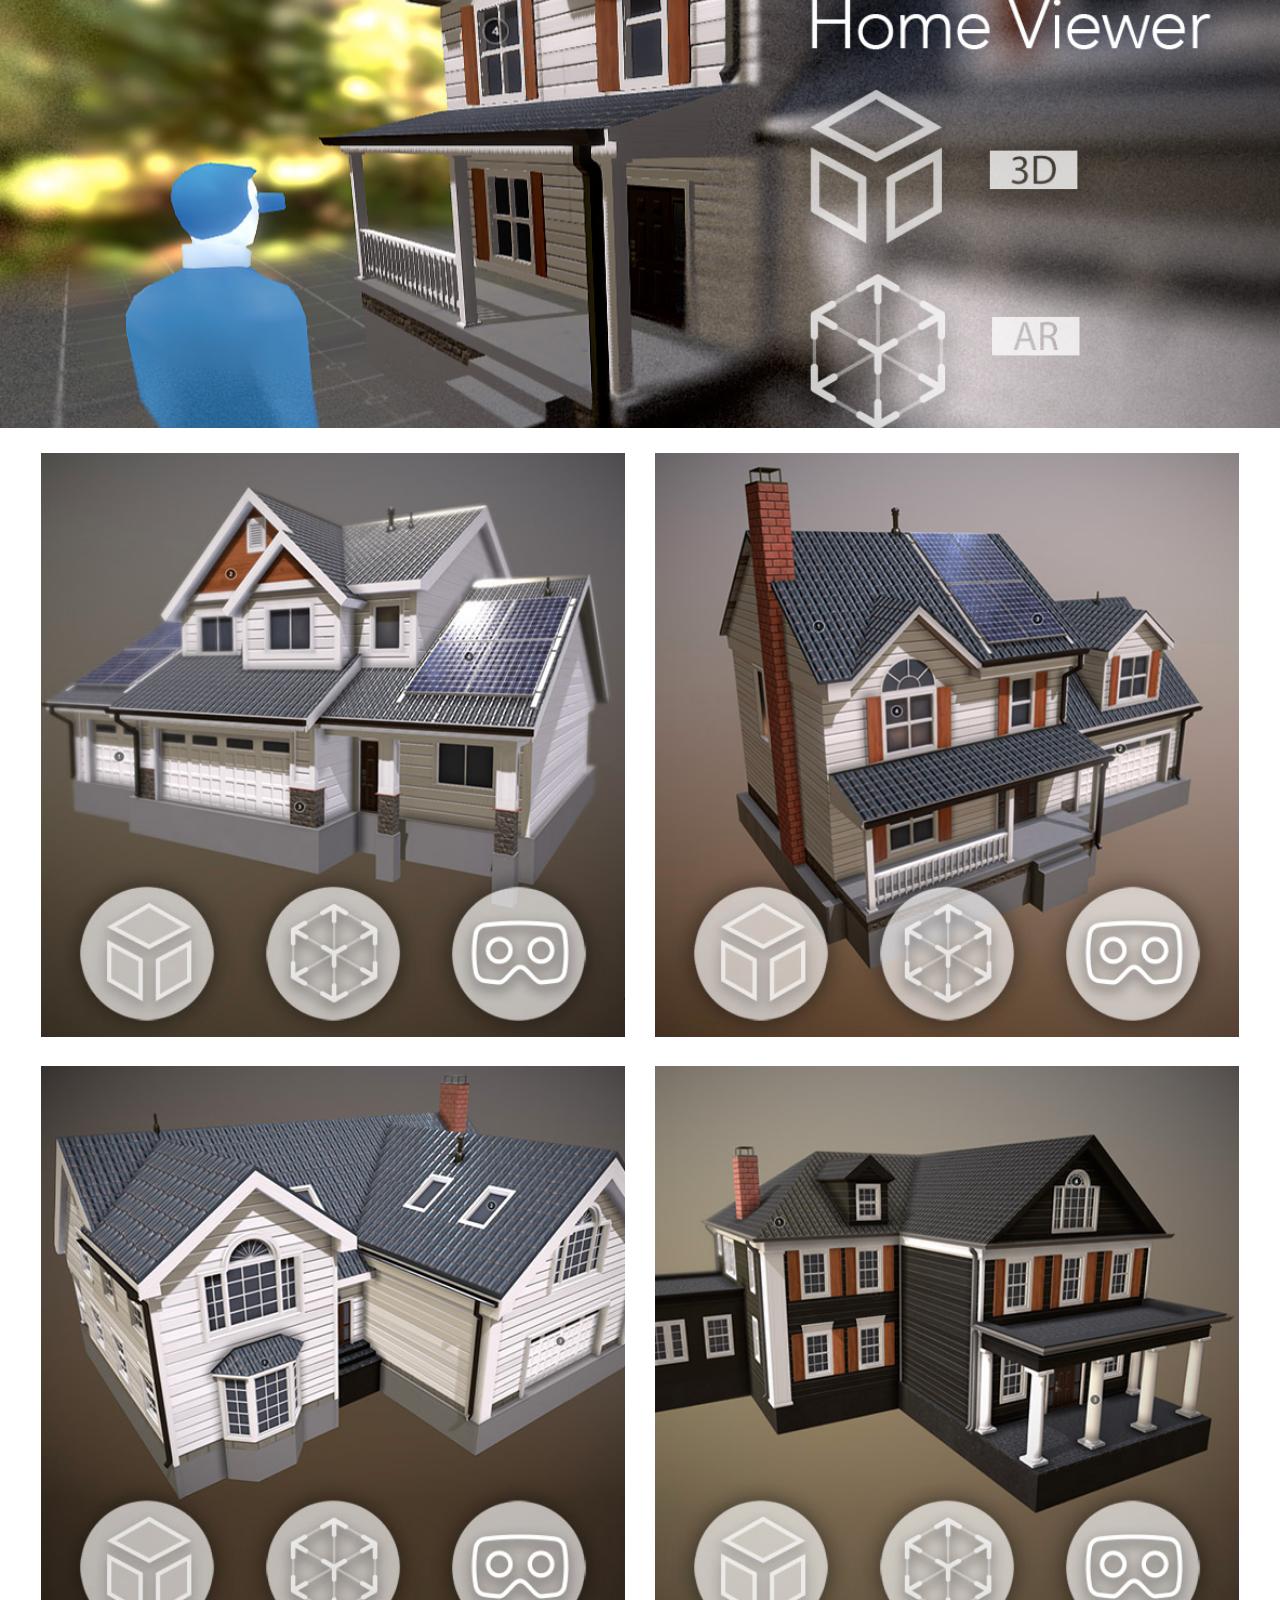
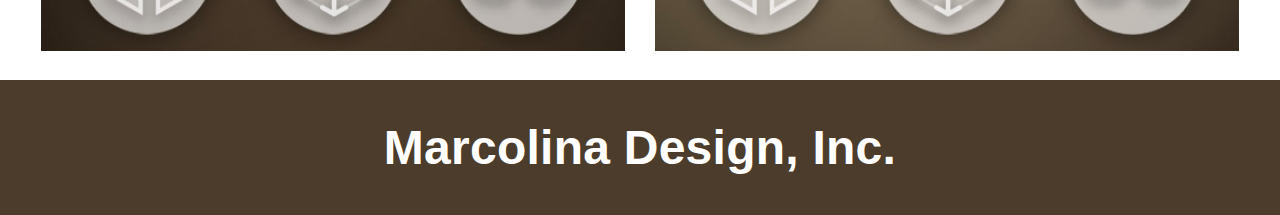
<file: index.html>
<!DOCTYPE html>

<head>
    
    <meta charset="UTF-8">
    <meta name="viewport" content="width=device-width, user-scalable=no, initial-scale=1, maximum-scale=1">

    <link rel="stylesheet" type="text/css" href="css/bootstrap.css">
    <link rel="stylesheet" type="text/css" href="css/style.css"> 

    <script type="text/javascript" src="js/jquery-3.3.1.min.js"></script>
    <script type="text/javascript" src="js/main.js"></script>

    <script>
    function hide() {
        window.location.href = "tp-toolbar://hide";
    }
    </script>
    
</head>

<body onload="hide()">

    <div class="main col-xs-12 center">
        <img src="img/header.jpg" />
    </div>
    
    <div class="sub col-xs-12 center push-t">
    
        <div class="col-xs-5-2 inline center push-r">
            <div class="button col-xs-12 center inline left">
                <div id="sf1" class="col-xs-3-2 inline center"></div>
                <div id="ar" class="col-xs-3-2 inline center"><a href="https://marcolina.com/houses-poc/house-1.html?tp-open-in-device-browser=1"></a></div>
                <div id="vr" class="col-xs-3-2 inline center"><a href="http://marcolina.com/clients/vr180/"></a></div>                
            </div>
            <img src="img/0001_house1.jpg" />
        </div>
        
        <div class="col-xs-5-2 inline center">
            <div class="button col-xs-12 center inline left">
                <div id="sf2" class="col-xs-3-2 inline center"></div>
                <div id="ar" class="col-xs-3-2 inline center"><a href="https://marcolina.com/houses-poc/house-2.html?tp-open-in-device-browser=1"></a></div>
                <div id="vr" class="col-xs-3-2 inline center"><a href="http://marcolina.com/clients/vr180/"></a></div>                
            </div>
            <img src="img/0002_house%202.jpg" />
        </div>
    
    </div>
    
    <div class="sub col-xs-12 center push-t push-b">
    
        <div class="col-xs-5-2 inline center push-r">
            <div class="button col-xs-12 center inline left">
                <div id="sf3" class="col-xs-3-2 inline center"></div>
                <div id="ar" class="col-xs-3-2 inline center"><a href="https://marcolina.com/houses-poc/house-3.html?tp-open-in-device-browser=1"></a></div>
                <div id="vr" class="col-xs-3-2 inline center"><a href="http://marcolina.com/clients/vr180/"></a></div>                
            </div>
            <img src="img/0003_house%204.jpg" />
        </div>
        
        <div class="col-xs-5-2 inline center">
            <div class="button col-xs-12 center inline left">
                <div id="sf4" class="col-xs-3-2 inline center"></div>
                <div id="ar" class="col-xs-3-2 inline center"><a href="https://marcolina.com/houses-poc/house-4.html?tp-open-in-device-browser=1"></a></div>
                <div id="vr" class="col-xs-3-2 inline center"><a href="http://marcolina.com/clients/vr180/"></a></div>                
            </div>
            <img src="img/0000_house%205.jpg" />
        </div>
    
    </div>
    
    <div class="footer col-xs-12 center">
        <p>marcolina design, inc.</p>
    </div>
    
</body>
</file>
<file: css/style.css>
body {margin: 0 auto; overflow-y: hidden;}

.main {overflow:hidden; height:47.5%;}
.main img, .sub img {width: 100%; height:100%; object-fit:cover;}

.sub div {position: relative;}
.sub .button {position:absolute; bottom: 0;}
.sub .button div {height:135px;}
.sub .button div a {width: 100%; height: 100%; display:block;}

.footer {background-color:#4C3C2C; vertical-align: bottom;}
.footer p {font-weight:bold; color: white; font-size: 48px; text-transform: capitalize; padding: 40px 0;}
</file>
